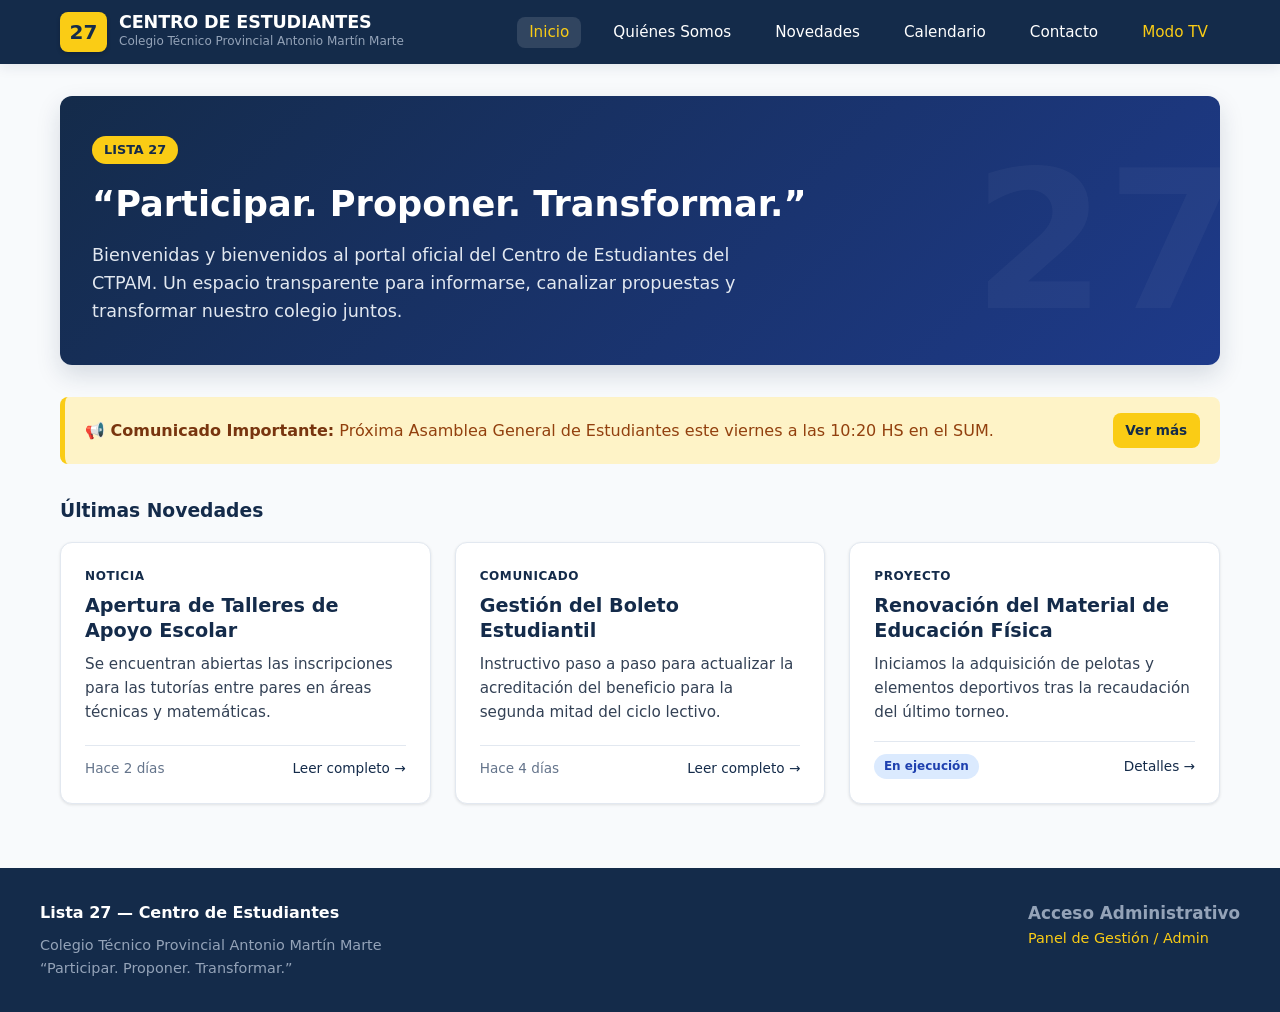
<file: docs/prototipo_lista_27.html>
<!DOCTYPE html>
<html lang="es">
<head>
    <meta charset="UTF-8">
    <meta name="viewport" content="width=device-width, initial-scale=1.0">
    <title>Centro de Estudiantes - Lista 27 | CTPAM</title>
    <style>
        :root {
            /* Paleta Oficial Lista 27 */
            --color-primary: #142B4A;      /* Azul Institucional */
            --color-accent: #FACC15;       /* Amarillo Acento */
            --color-bg-light: #F8FAFC;     /* Blanco Frío */
            --color-slate: #334155;        /* Gris Pizarra */
            --color-border: #E2E8F0;       /* Gris Claro */
            --color-white: #FFFFFF;
            --color-success: #16A34A;
            --color-warning: #EA580C;
            
            --font-main: system-ui, -apple-system, BlinkMacSystemFont, 'Segoe UI', Roboto, Oxygen, Ubuntu, Cantarell, sans-serif;
            --radius-md: 8px;
            --radius-lg: 12px;
            --shadow-sm: 0 1px 3px rgba(0,0,0,0.1);
            --shadow-md: 0 4px 12px rgba(20, 43, 74, 0.08);
            --shadow-lg: 0 10px 25px rgba(20, 43, 74, 0.15);
            --transition: all 0.25s ease;
        }

        * {
            box-sizing: border-box;
            margin: 0;
            padding: 0;
        }

        body {
            font-family: var(--font-main);
            background-color: var(--color-bg-light);
            color: var(--color-slate);
            line-height: 1.6;
            display: flex;
            flex-direction: column;
            min-height: 100vh;
        }

        a {
            color: var(--color-primary);
            text-decoration: none;
            transition: var(--transition);
        }

        a:hover {
            color: #1E3A8A;
        }

        .site-header {
            background-color: var(--color-primary);
            color: var(--color-white);
            position: sticky;
            top: 0;
            z-index: 1000;
            box-shadow: var(--shadow-md);
        }

        .header-container {
            max-width: 1200px;
            margin: 0 auto;
            padding: 0.75rem 1.25rem;
            display: flex;
            justify-content: space-between;
            align-items: center;
        }

        .brand-logo {
            display: flex;
            align-items: center;
            gap: 0.75rem;
            color: var(--color-white);
        }

        .badge-27 {
            background-color: var(--color-accent);
            color: var(--color-primary);
            font-weight: 800;
            font-size: 1.25rem;
            padding: 0.25rem 0.6rem;
            border-radius: var(--radius-md);
            box-shadow: 0 2px 4px rgba(0,0,0,0.2);
        }

        .brand-text h1 {
            font-size: 1.1rem;
            font-weight: 700;
            line-height: 1.1;
            letter-spacing: -0.01em;
        }

        .brand-text span {
            font-size: 0.75rem;
            color: #94A3B8;
            display: block;
        }

        .nav-menu {
            display: flex;
            gap: 1.25rem;
            list-style: none;
            align-items: center;
        }

        .nav-link {
            color: var(--color-white);
            font-weight: 5rem;
            font-size: 0.95rem;
            padding: 0.4rem 0.75rem;
            border-radius: var(--radius-md);
        }

        .nav-link:hover, .nav-link.active {
            background-color: rgba(255, 255, 255, 0.12);
            color: var(--color-accent);
        }

        .container {
            max-width: 1200px;
            width: 100%;
            margin: 0 auto;
            padding: 2rem 1.25rem;
            flex: 1;
        }

        .hero {
            background: linear-gradient(135deg, var(--color-primary) 0%, #1E3A8A 100%);
            color: var(--color-white);
            padding: 2.5rem 2rem;
            border-radius: var(--radius-lg);
            margin-bottom: 2rem;
            box-shadow: var(--shadow-lg);
            position: relative;
            overflow: hidden;
        }

        .hero::after {
            content: "27";
            position: absolute;
            right: -20px;
            bottom: -30px;
            font-size: 12rem;
            font-weight: 900;
            color: rgba(255, 255, 255, 0.04);
            pointer-events: none;
        }

        .hero-tag {
            background-color: var(--color-accent);
            color: var(--color-primary);
            font-weight: 700;
            font-size: 0.8rem;
            text-transform: uppercase;
            padding: 0.25rem 0.75rem;
            border-radius: 50px;
            display: inline-block;
            margin-bottom: 0.75rem;
        }

        .hero h2 {
            font-size: 2.2rem;
            font-weight: 800;
            margin-bottom: 0.5rem;
        }

        .hero p {
            font-size: 1.1rem;
            color: #E2E8F0;
            max-width: 650px;
        }

        .priority-banner {
            background-color: #FEF3C7;
            border-left: 5px solid var(--color-accent);
            color: #92400E;
            padding: 1rem 1.25rem;
            border-radius: var(--radius-md);
            margin-bottom: 2rem;
            display: flex;
            align-items: center;
            justify-content: space-between;
            gap: 1rem;
        }

        .priority-banner strong {
            color: #78350F;
        }

        .grid-3 {
            display: grid;
            grid-template-columns: repeat(auto-fit, minmax(300px, 1fr));
            gap: 1.5rem;
            margin-bottom: 2rem;
        }

        .card {
            background-color: var(--color-white);
            border-radius: var(--radius-lg);
            border: 1px solid var(--color-border);
            box-shadow: var(--shadow-sm);
            padding: 1.5rem;
            transition: var(--transition);
            display: flex;
            flex-direction: column;
        }

        .card:hover {
            transform: translateY(-3px);
            box-shadow: var(--shadow-md);
        }

        .card-category {
            font-size: 0.75rem;
            font-weight: 700;
            color: var(--color-primary);
            text-transform: uppercase;
            letter-spacing: 0.05em;
            margin-bottom: 0.5rem;
        }

        .card-title {
            font-size: 1.2rem;
            font-weight: 700;
            color: var(--color-primary);
            margin-bottom: 0.5rem;
            line-height: 1.3;
        }

        .card-body {
            font-size: 0.95rem;
            color: var(--color-slate);
            flex-grow: 1;
            margin-bottom: 1rem;
        }

        .card-footer {
            display: flex;
            justify-content: space-between;
            align-items: center;
            font-size: 0.85rem;
            color: #64748B;
            border-top: 1px solid var(--color-border);
            padding-top: 0.75rem;
        }

        .badge-status {
            padding: 0.2rem 0.6rem;
            border-radius: 50px;
            font-size: 0.75rem;
            font-weight: 600;
        }

        .status-propuesta { background-color: #FEF3C7; color: #92400E; }
        .status-ejecucion { background-color: #DBEAFE; color: #1E40AF; }
        .status-finalizado { background-color: #DCFCE7; color: #166534; }

        .form-group {
            margin-bottom: 1.25rem;
        }

        .form-label {
            display: block;
            font-weight: 600;
            font-size: 0.9rem;
            margin-bottom: 0.4rem;
            color: var(--color-primary);
        }

        .form-control {
            width: 100%;
            padding: 0.75rem;
            border: 1px solid var(--color-border);
            border-radius: var(--radius-md);
            font-family: inherit;
            font-size: 0.95rem;
            transition: var(--transition);
        }

        .form-control:focus {
            outline: none;
            border-color: var(--color-primary);
            box-shadow: 0 0 0 3px rgba(20, 43, 74, 0.1);
        }

        textarea.form-control {
            min-height: 120px;
            resize: vertical;
        }

        .btn {
            display: inline-block;
            background-color: var(--color-primary);
            color: var(--color-white);
            font-weight: 600;
            padding: 0.75rem 1.5rem;
            border-radius: var(--radius-md);
            border: none;
            cursor: pointer;
            transition: var(--transition);
            text-align: center;
        }

        .btn:hover {
            background-color: #1E3A8A;
            color: var(--color-white);
        }

        .btn-accent {
            background-color: var(--color-accent);
            color: var(--color-primary);
        }

        .btn-accent:hover {
            background-color: #EAB308;
            color: var(--color-primary);
        }

        .site-footer {
            background-color: var(--color-primary);
            color: #94A3B8;
            padding: 2rem 1.25rem;
            font-size: 0.9rem;
            margin-top: auto;
        }

        .footer-container {
            max-width: 1200px;
            margin: 0 auto;
            display: flex;
            flex-wrap: wrap;
            justify-content: space-between;
            gap: 1.5rem;
        }

        .footer-info h3 {
            color: var(--color-white);
            font-size: 1rem;
            margin-bottom: 0.5rem;
        }

        .pantalla-body {
            background-color: #0A192F;
            color: var(--color-white);
            height: 100vh;
            overflow: hidden;
            display: flex;
            flex-direction: column;
        }

        .pantalla-header {
            background-color: var(--color-primary);
            padding: 1.25rem 2rem;
            display: flex;
            justify-content: space-between;
            align-items: center;
            border-bottom: 4px solid var(--color-accent);
        }

        .pantalla-clock {
            font-size: 1.8rem;
            font-weight: 800;
            color: var(--color-accent);
            font-family: monospace;
        }

        .pantalla-main {
            flex: 1;
            padding: 3rem;
            display: flex;
            align-items: center;
            justify-content: center;
        }

        .pantalla-slide {
            width: 100%;
            max-width: 1100px;
            background: rgba(255, 255, 255, 0.05);
            border: 2px solid rgba(250, 204, 21, 0.3);
            border-radius: 20px;
            padding: 3rem;
            box-shadow: 0 20px 50px rgba(0,0,0,0.5);
            animation: fadeIn 0.8s ease-in-out;
        }

        .pantalla-slide-title {
            font-size: 2.8rem;
            color: var(--color-accent);
            font-weight: 800;
            margin-bottom: 1.5rem;
            line-height: 1.2;
        }

        .pantalla-slide-content {
            font-size: 1.8rem;
            line-height: 1.5;
            color: #E2E8F0;
        }

        @keyframes fadeIn {
            from { opacity: 0; transform: scale(0.98); }
            to { opacity: 1; transform: scale(1); }
        }

        /* Responsive Media Queries */
        @media (max-width: 768px) {
            .header-container { flex-direction: column; gap: 1rem; }
            .nav-menu { flex-wrap: wrap; justify-content: center; gap: 0.5rem; }
            .hero h2 { font-size: 1.6rem; }
        }
    </style>
</head>
<body>

    <header class="site-header">
        <div class="header-container">
            <a href="#" class="brand-logo" onclick="switchTab('inicio')">
                <span class="badge-27">27</span>
                <div class="brand-text">
                    <h1>CENTRO DE ESTUDIANTES</h1>
                    <span>Colegio Técnico Provincial Antonio Martín Marte</span>
                </div>
            </a>
            <nav>
                <ul class="nav-menu">
                    <li><a href="#inicio" class="nav-link active" onclick="switchTab('inicio')">Inicio</a></li>
                    <li><a href="#quienes-somos" class="nav-link" onclick="switchTab('quienes-somos')">Quiénes Somos</a></li>
                    <li><a href="#novedades" class="nav-link" onclick="switchTab('novedades')">Novedades</a></li>
                    <li><a href="#calendario" class="nav-link" onclick="switchTab('calendario')">Calendario</a></li>
                    <li><a href="#contacto" class="nav-link" onclick="switchTab('contacto')">Contacto</a></li>
                    <li><a href="#pantalla" class="nav-link" style="color: var(--color-accent);" onclick="toggleKioskMode(true)">Modo TV</a></li>
                </ul>
            </nav>
        </div>
    </header>

    <main class="container" id="main-content">
        
        <!-- SECTION 1: INICIO -->
        <section id="tab-inicio" class="tab-content">
            <div class="hero">
                <span class="hero-tag">Lista 27</span>
                <h2>“Participar. Proponer. Transformar.”</h2>
                <p>Bienvenidas y bienvenidos al portal oficial del Centro de Estudiantes del CTPAM. Un espacio transparente para informarse, canalizar propuestas y transformar nuestro colegio juntos.</p>
            </div>

            <div class="priority-banner">
                <div>
                    <strong>📢 Comunicado Importante:</strong> Próxima Asamblea General de Estudiantes este viernes a las 10:20 HS en el SUM.
                </div>
                <a href="#novedades" class="btn btn-accent" style="font-size: 0.85rem; padding: 0.4rem 0.8rem;" onclick="switchTab('novedades')">Ver más</a>
            </div>

            <h3 style="margin-bottom: 1rem; color: var(--color-primary);">Últimas Novedades</h3>
            <div class="grid-3">
                <article class="card">
                    <span class="card-category">Noticia</span>
                    <h4 class="card-title">Apertura de Talleres de Apoyo Escolar</h4>
                    <p class="card-body">Se encuentran abiertas las inscripciones para las tutorías entre pares en áreas técnicas y matemáticas.</p>
                    <div class="card-footer">
                        <span>Hace 2 días</span>
                        <a href="#novedades" onclick="switchTab('novedades')">Leer completo &rarr;</a>
                    </div>
                </article>

                <article class="card">
                    <span class="card-category">Comunicado</span>
                    <h4 class="card-title">Gestión del Boleto Estudiantil</h4>
                    <p class="card-body">Instructivo paso a paso para actualizar la acreditación del beneficio para la segunda mitad del ciclo lectivo.</p>
                    <div class="card-footer">
                        <span>Hace 4 días</span>
                        <a href="#novedades" onclick="switchTab('novedades')">Leer completo &rarr;</a>
                    </div>
                </article>

                <article class="card">
                    <span class="card-category">Proyecto</span>
                    <h4 class="card-title">Renovación del Material de Educación Física</h4>
                    <p class="card-body">Iniciamos la adquisición de pelotas y elementos deportivos tras la recaudación del último torneo.</p>
                    <div class="card-footer">
                        <span class="badge-status status-ejecucion">En ejecución</span>
                        <a href="#quienes-somos" onclick="switchTab('quienes-somos')">Detalles &rarr;</a>
                    </div>
                </article>
            </div>
        </section>

        <!-- SECTION 2: QUIENES SOMOS Y PROYECTOS -->
        <section id="tab-quienes-somos" class="tab-content" style="display: none;">
            <h2 style="color: var(--color-primary); margin-bottom: 1rem;">Quiénes Somos - Lista 27</h2>
            <p style="margin-bottom: 2rem;">Somos una lista independiente de estudiantes del CTPAM comprometidos con la mejora continua de nuestra institución, la defensa de los derechos estudiantiles y la integración comunitaria.</p>

            <h3 style="color: var(--color-primary); margin-bottom: 1rem;">Propuestas y Proyectos en Marcha</h3>
            <div class="grid-3">
                <div class="card">
                    <span class="card-category">Infraestructura</span>
                    <h4 class="card-title">Estación de Carga Solar para Dispositivos</h4>
                    <p class="card-body">Instalación de puertos USB y conectores en el patio central alimentados por energía renovable.</p>
                    <div class="card-footer">
                        <span class="badge-status status-propuesta">En propuesta</span>
                    </div>
                </div>

                <div class="card">
                    <span class="card-category">Derechos Estudiantiles</span>
                    <h4 class="card-title">Fotocopiadora Estudiantil a Precio Costo</h4>
                    <p class="card-body">Convenio con la cooperadora para garantizar apuntes accesibles a todos los cursos.</p>
                    <div class="card-footer">
                        <span class="badge-status status-ejecucion">En ejecución</span>
                    </div>
                </div>

                <div class="card">
                    <span class="card-category">Cultura</span>
                    <h4 class="card-title">Mural Colectivo "Identidad Técnica"</h4>
                    <p class="card-body">Pintura participativa en el pasillo principal con diseños elaborados por los propios alumnos.</p>
                    <div class="card-footer">
                        <span class="badge-status status-finalizado">Finalizado</span>
                    </div>
                </div>
            </div>
        </section>

        <!-- SECTION 3: NOVEDADES Y RECURSOS -->
        <section id="tab-novedades" class="tab-content" style="display: none;">
            <h2 style="color: var(--color-primary); margin-bottom: 1.5rem;">Novedades y Comunicados</h2>
            <div class="card" style="margin-bottom: 1.5rem;">
                <span class="card-category">Comunicado Oficial</span>
                <h3 class="card-title">Pautas de Convivencia y Uso de Espacios Comunes</h3>
                <p class="card-body">Recordamos a toda la comunidad estudiantil las pautas consensuadas para mantener limpios los talleres y la biblioteca. El respeto mutuo y el cuidado del mobiliario garantizan un mejor espacio de estudio para todos.</p>
                <div class="card-footer">
                    <span>Publicado el: 05/10/2026</span>
                </div>
            </div>
        </section>

        <!-- SECTION 4: CALENDARIO DE ACTIVIDADES -->
        <section id="tab-calendario" class="tab-content" style="display: none;">
            <h2 style="color: var(--color-primary); margin-bottom: 1.5rem;">Calendario de Actividades</h2>
            <div class="grid-3">
                <div class="card">
                    <span class="card-category">Asamblea</span>
                    <h4 class="card-title">Asamblea General Informativa</h4>
                    <p class="card-body"><strong>Lugar:</strong> SUM del Colegio<br><strong>Fecha:</strong> Viernes 16 de Octubre - 10:20 HS</p>
                </div>
                <div class="card">
                    <span class="card-category">Deportes</span>
                    <h4 class="card-title">Torneo Intercolegial de Vóley</h4>
                    <p class="card-body"><strong>Lugar:</strong> Gimnasio Principal<br><strong>Fecha:</strong> Sábado 24 de Octubre - 14:00 HS</p>
                </div>
            </div>
        </section>

        <!-- SECTION 5: CONTACTO Y BUZÓN -->
        <section id="tab-contacto" class="tab-content" style="display: none;">
            <h2 style="color: var(--color-primary); margin-bottom: 1.5rem;">Contacto y Buzón de Sugerencias</h2>
            <div style="display: grid; grid-template-columns: repeat(auto-fit, minmax(320px, 1fr)); gap: 2rem;">
                
                <div class="card">
                    <h3 style="color: var(--color-primary); margin-bottom: 1rem;">Envíanos un Mensaje</h3>
                    <form action="/contacto" method="POST">
                        <div class="form-group">
                            <label class="form-label">Tipo de mensaje</label>
                            <select name="type" class="form-control">
                                <option value="Sugerencia">Sugerencia</option>
                                <option value="Consulta">Consulta</option>
                            </select>
                        </div>
                        <div class="form-group">
                            <label class="form-label">Mensaje o propuesta</label>
                            <textarea name="message" class="form-control" placeholder="Escribe tu mensaje aquí..." required></textarea>
                        </div>
                        <div class="form-group">
                            <label class="form-label">Contacto (Opcional - Email o Teléfono)</label>
                            <input type="text" name="contact_info" class="form-control" placeholder="Para recibir respuesta directa">
                        </div>
                        <button type="submit" class="btn">Enviar Mensaje</button>
                    </form>
                </div>

                <div class="card" style="background-color: #F1F5F9;">
                    <h3 style="color: var(--color-primary); margin-bottom: 1rem;">🔒 Buzón 100% Anónimo</h3>
                    <p style="font-size: 0.9rem; margin-bottom: 1rem;">Tus aportes son fundamentales. Si prefieres no identificarte, utiliza este canal directo para enviar comentarios, críticas constructivas o inquietudes. Ninguna dirección IP es almacenada.</p>
                    <div style="background-color: var(--color-accent); padding: 1rem; border-radius: var(--radius-md); color: var(--color-primary); font-weight: 600; font-size: 0.85rem;">
                        💡 Recomendación: No incluyas datos personales si deseas preservar el anonimato total.
                    </div>
                </div>

            </div>
        </section>

    </main>

    <div id="tv-kiosk" style="display: none;" class="pantalla-body">
        <div class="pantalla-header">
            <div class="brand-logo">
                <span class="badge-27">27</span>
                <div class="brand-text">
                    <h1 style="color: white; font-size: 1.4rem;">CENTRO DE ESTUDIANTES CTPAM</h1>
                    <span style="color: var(--color-accent);">CARTELERÍA DIGITAL DIGITAL DE PASILLO</span>
                </div>
            </div>
            <div class="pantalla-clock" id="tv-clock">00:00:00</div>
        </div>

        <div class="pantalla-main">
            <div class="pantalla-slide" id="tv-slide-box">
                <div class="pantalla-slide-title" id="tv-slide-title">Cargando avisos...</div>
                <div class="pantalla-slide-content" id="tv-slide-content">Por favor aguarde un instante.</div>
            </div>
        </div>

        <div style="padding: 1rem 2rem; background: rgba(0,0,0,0.3); text-align: center; color: #94A3B8; font-size: 0.9rem;">
            Presione la tecla <strong style="color: var(--color-accent);">ESC</strong> para salir del modo televisión.
        </div>
    </div>

    <footer class="site-footer" id="site-footer">
        <div class="footer-container">
            <div class="footer-info">
                <h3>Lista 27 — Centro de Estudiantes</h3>
                <p>Colegio Técnico Provincial Antonio Martín Marte</p>
                <p>“Participar. Proponer. Transformar.”</p>
            </div>
            <div>
                <h3>Acceso Administrativo</h3>
                <p><a href="/admin/login" style="color: var(--color-accent);">Panel de Gestión / Admin</a></p>
            </div>
        </div>
    </footer>

    <script>
        // Navegación por pestañas públicas
        function switchTab(tabId) {
            const tabs = document.querySelectorAll('.tab-content');
            const links = document.querySelectorAll('.nav-link');

            tabs.forEach(tab => tab.style.display = 'none');
            links.forEach(link => link.classList.remove('active'));

            const targetTab = document.getElementById('tab-' + tabId);
            if (targetTab) {
                targetTab.style.display = 'block';
            }

            const activeLink = Array.from(links).find(l => l.getAttribute('href') === '#' + tabId);
            if (activeLink) {
                activeLink.classList.add('active');
            }
        }

        // Lógica de Cartelería Digital para la Vista TV (/pantalla)
        let tvSlides = [
            { title: "📢 Asamblea General de Estudiantes", content: "Este viernes a las 10:20 HS en el SUM. Participación abierta para todos los delegados y alumnos." },
            { title: "⚽ Torneo de Vóley Intercolegial", content: "Inscripciones abiertas en el buffet del colegio. ¡Suma a tu curso!" },
            { title: "📚 Talleres de Apoyo Escolar", content: "Consultá los horarios de tutorías en Matemática y Electromecánica en el sitio web." }
        ];
        let currentSlideIdx = 0;
        let slideInterval = null;

        function updateTVClock() {
            const now = new Date();
            const hours = String(now.getHours()).padStart(2, '0');
            const minutes = String(now.getMinutes()).padStart(2, '0');
            const seconds = String(now.getSeconds()).padStart(2, '0');
            const clockEl = document.getElementById('tv-clock');
            if (clockEl) {
                clockEl.innerText = `${hours}:${minutes}:${seconds}`;
            }
        }

        function rotateTVSlide() {
            if (tvSlides.length === 0) return;
            const titleEl = document.getElementById('tv-slide-title');
            const contentEl = document.getElementById('tv-slide-content');

            if (titleEl && contentEl) {
                titleEl.innerText = tvSlides[currentSlideIdx].title;
                contentEl.innerText = tvSlides[currentSlideIdx].content;
            }

            currentSlideIdx = (currentSlideIdx + 1) % tvSlides.length;
        }

        function toggleKioskMode(enable) {
            const kioskEl = document.getElementById('tv-kiosk');
            const mainEl = document.getElementById('main-content');
            const headerEl = document.querySelector('.site-header');
            const footerEl = document.getElementById('site-footer');

            if (enable) {
                kioskEl.style.display = 'flex';
                mainEl.style.display = 'none';
                headerEl.style.display = 'none';
                footerEl.style.display = 'none';
                document.body.style.overflow = 'hidden';

                updateTVClock();
                setInterval(updateTVClock, 1000);
                rotateTVSlide();
                slideInterval = setInterval(rotateTVSlide, 7000);
            } else {
                kioskEl.style.display = 'none';
                mainEl.style.display = 'block';
                headerEl.style.display = 'block';
                footerEl.style.display = 'block';
                document.body.style.overflow = 'auto';
                if (slideInterval) clearInterval(slideInterval);
            }
        }

        // Event listener para salir del modo TV con tecla Escape
        document.addEventListener('keydown', function(e) {
            if (e.key === 'Escape') {
                toggleKioskMode(false);
            }
        });
    </script>
</body>
</html>
</file>
